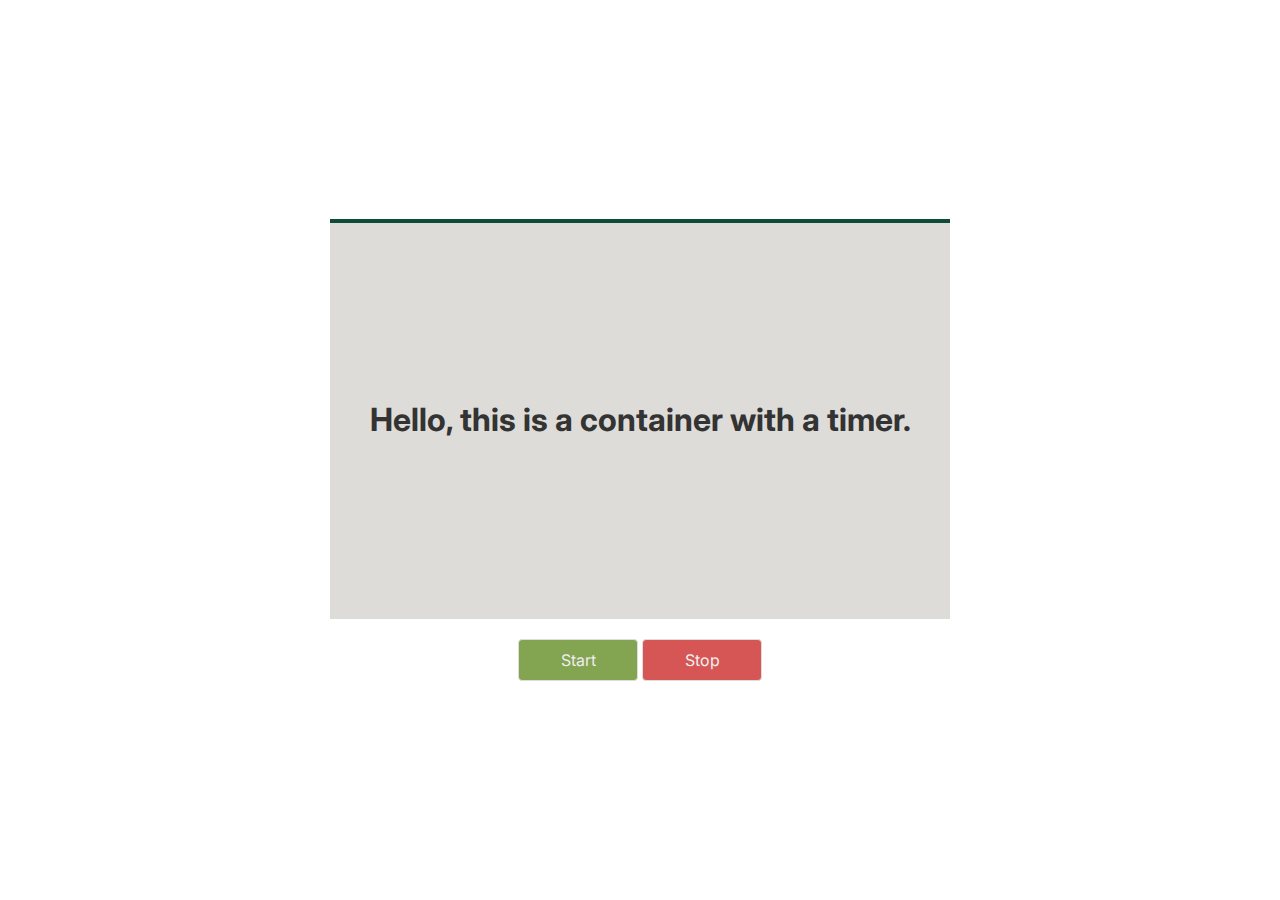
<file: index.html>
<!DOCTYPE html>
<html lang="en">
  <head>
    <meta charset="UTF-8" />
    <meta name="viewport" content="width=device-width, initial-scale=1.0" />
    <link rel="stylesheet" href="style.css" />
    <title>Timer</title>
  </head>
  <body>
    <div class="app">
      <div class="container">
        <div class="timer"></div>
        <div class="message">
          <h1>Hello, this is a container with a timer.</h1>
        </div>
      </div>
      <div class="controls">
        <button id="start">Start</button>
        <button id="stop">Stop</button>
      </div>
    </div>

    <script src="script.js"></script>
  </body>
</html>
</file>
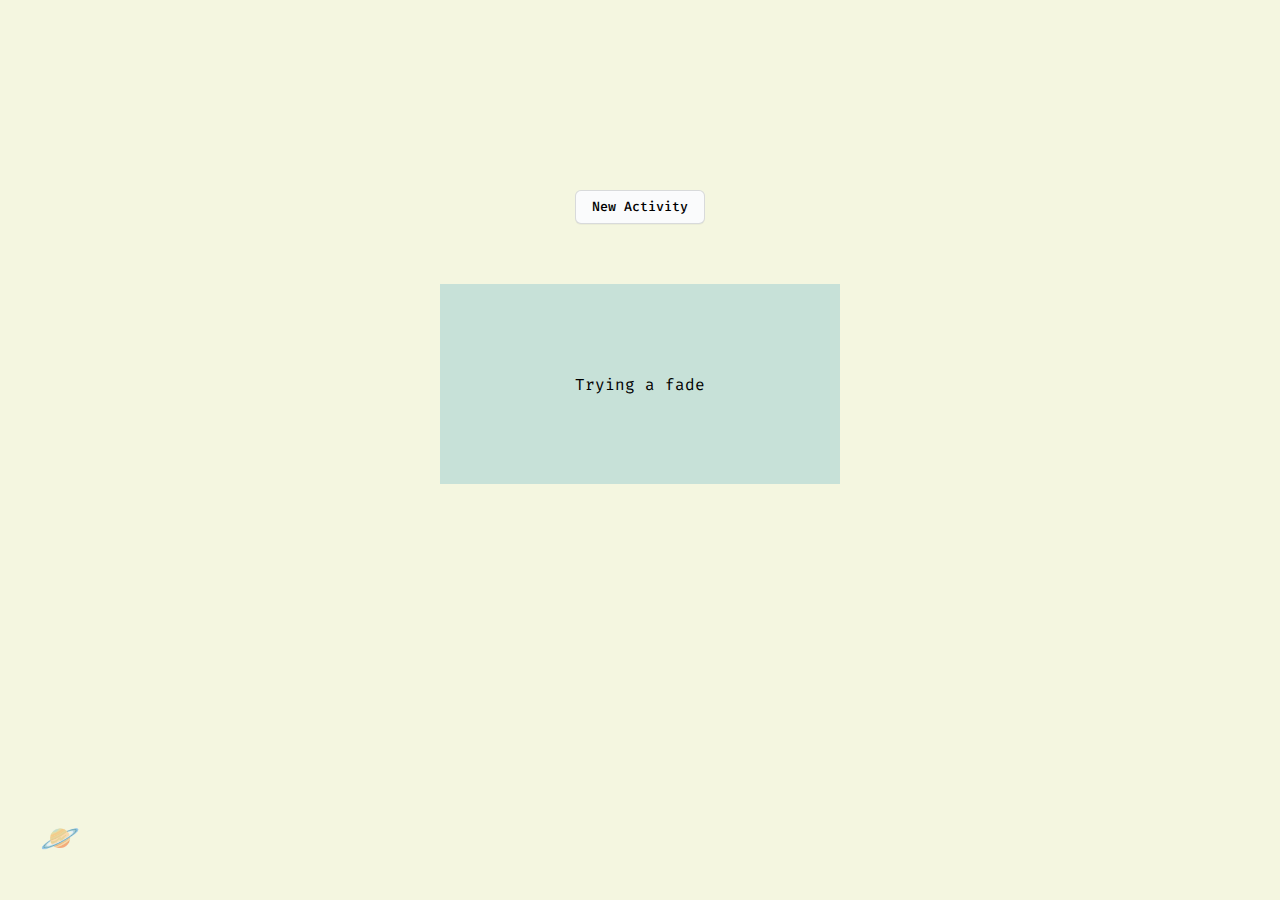
<file: bored_api/index.html>
<!DOCTYPE html>
<html lang="en">
  <head>
    <meta charset="UTF-8" />
    <meta name="viewport" content="width=device-width, initial-scale=1.0" />
    
    <link rel="stylesheet" href="style.css" />
    <link rel="stylesheet" href="../assets/css/theme.css" />


    <title>Study</title>
  </head>
  <body>
    <div class="container">
      <div class="text-display">
        <p id="activity"></p>
      </div>
      <button type="button" id="btn">New Activity</button>
      <div class="fade">
        <p>
        Trying a fade</div>

        </p>
    </div>
    <div class="corner">
        <h1><a href="../">🪐</a></h1>
    </div>
  </body>
  <script
  type="text/javascript"
  src="../assets/js/jquery-3.6.0.min.js"
  ></script>
  <script
  type="text/javascript"
  src="../assets/js/jquery-migrate-3.3.2.min.js"
  ></script>
  <script type="text/javascript" src="script.js"></script>
</html>
</file>
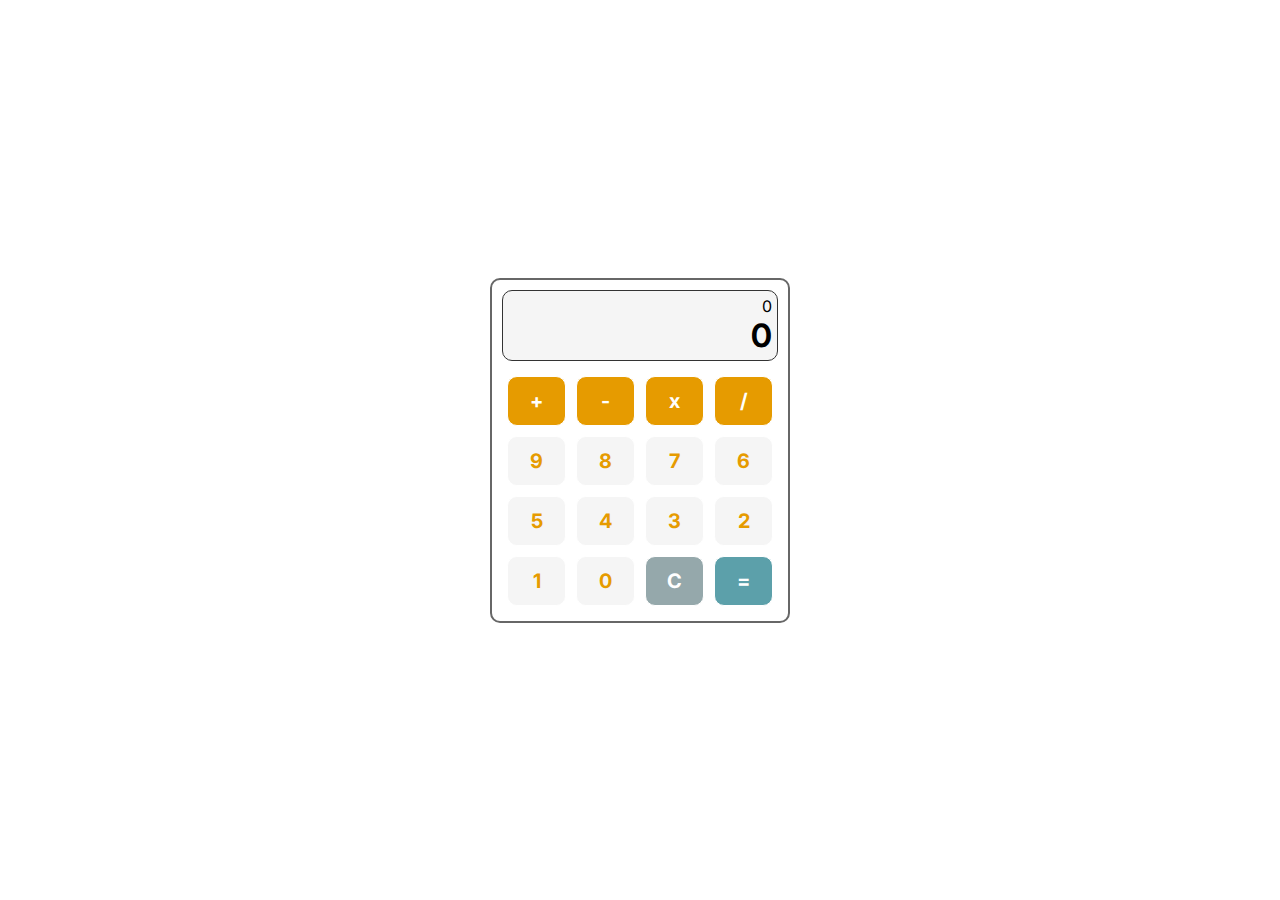
<file: calculator/index.html>
<!DOCTYPE html>
<html lang="en">
<head>
    <meta charset="UTF-8">
    <meta http-equiv="X-UA-Compatible" content="IE=edge">
    <meta name="viewport" content="width=device-width, initial-scale=1.0">
    <title>Calculator</title>
    <link rel="stylesheet" href="style.css">
</head>
<body>
    <div class="calculator">
        <div class="screen-row">
            <div class="screen-text">
                <p id="equation">0</p>
            </div>
            <div class="screen-text">
                <h1 id="answer">0</h1>
            </div>
        </div>
        <div class="ops-row" id="row-0">
            <button>
                    <h4 id="add">+</h4>
            </button>
            <button>
                <h4 id="subtract">-</h4>
            </button>
            <button>
                <h4 id="multiply">x</h4>
            </button>
            <button>
                <h4 id="divide">/</h4>
            </button>
        </div>
        <div class="num-row"></div>
    </div>    
    <script src="app.js"></script>
</body>
</html>
</file>
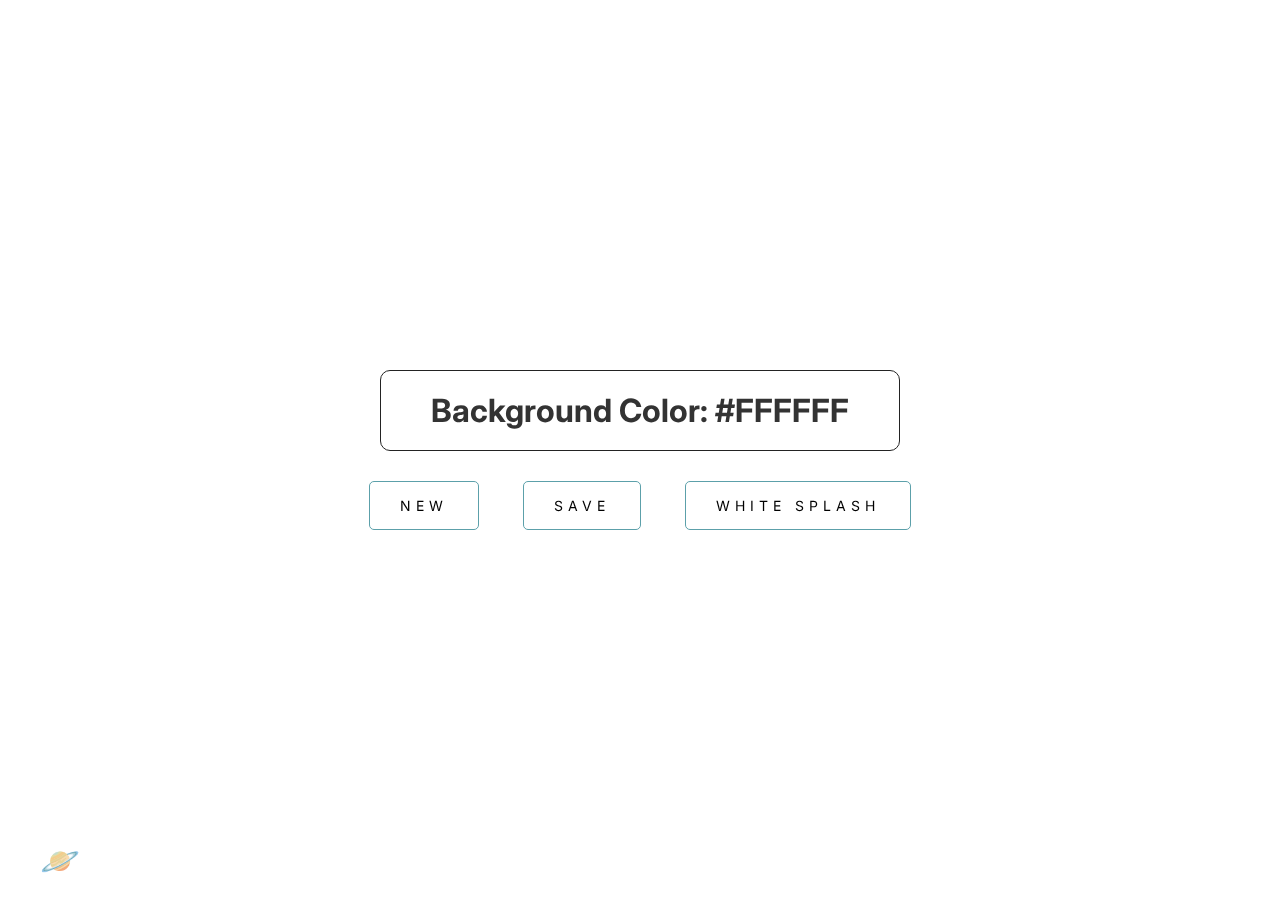
<file: color-flipper/index.html>
<!DOCTYPE html>
<html lang="en">
<head>
    <meta charset="UTF-8">
    <meta http-equiv="X-UA-Compatible" content="IE=edge">
    <meta name="viewport" content="width=device-width, initial-scale=1.0">
    <title>Color Wallet</title>
    <link rel="stylesheet" href="style.css">
</head>
<body>
    <div class="container">
        <h1>Background Color: <span id="hex-code">#FFFFFF</span></h1>
        <div class="inventory">
        </div>
        <div class="controls">
            <button id="color-flipper">NEW</button>
            <button id="color-saver">SAVE</button>
            <button id="background-reset">WHITE SPLASH</button>
        </div>
    </div>
    <div class="corner">
        <h1><a href="../">🪐</a></h1>
    </div>
    <script src="app.js"></script>
</body>
</html>
</file>
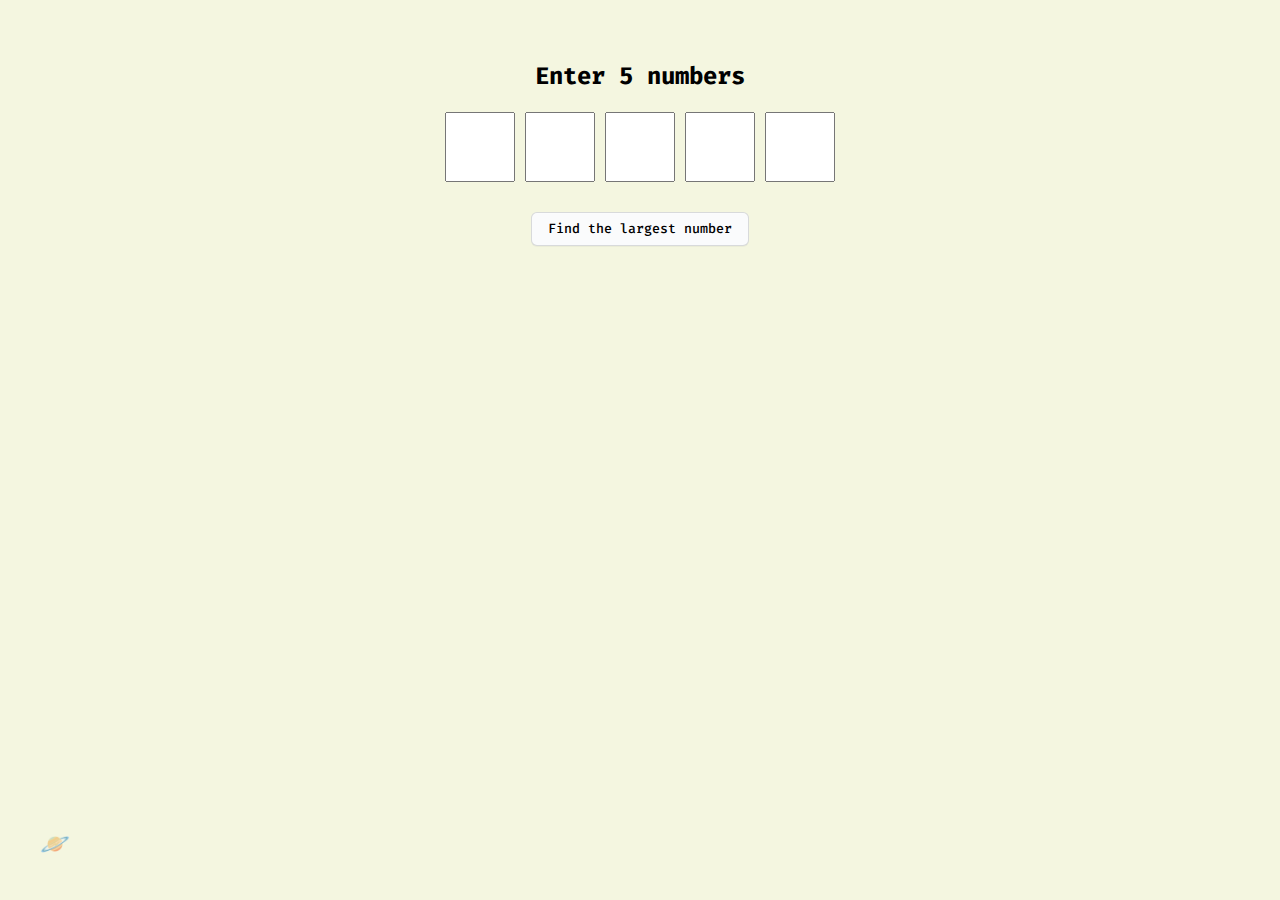
<file: largest_five/index.html>
<!DOCTYPE html>
<html lang="en">
  <head>
    <meta charset="UTF-8" />
    <meta name="viewport" content="width=device-width, initial-scale=1.0" />
    <title>Largest Int</title>
    <link rel="stylesheet" href="style.css" />
    <link rel="stylesheet" href="../assets/css/theme.css" />
  </head>
  <body>
    <div class="container">
      <h2>Enter 5 numbers</h2>
      <div class="num-boxes">
        <input type="text" id="numA" inputmode="numeric" />
        <input type="text" id="numB" inputmode="numeric" />
        <input type="text" id="numC" inputmode="numeric" />
        <input type="text" id="numD" inputmode="numeric" />
        <input type="text" id="numE" inputmode="numeric" />
      </div>
      <button type="button" id="btn">Find the largest number</button>
      <h1><span id="result"></span> is the largest number</h1>

      <div class="corner">
        <h2><a href="../">🪐</a></h2>
      </div>
    </div>
  </body>
  <script
    type="text/javascript"
    src="../assets/js/jquery-3.6.0.min.js"
  ></script>
  <script
    type="text/javascript"
    src="../assets/js/jquery-migrate-3.3.2.min.js"
  ></script>
  <script type="text/javascript" src="script.js"></script>
</html>
</file>
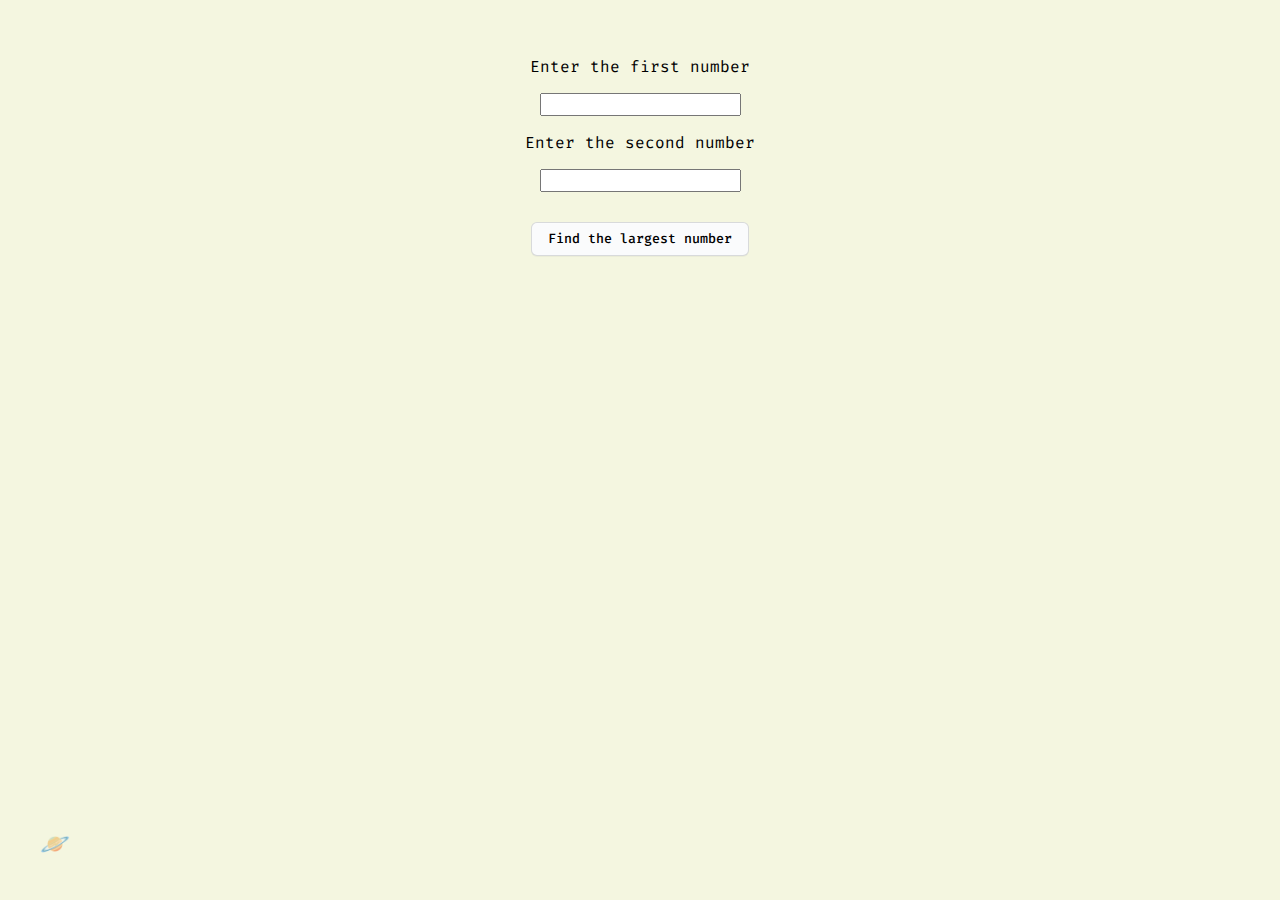
<file: largest_int/index.html>
<!DOCTYPE html>
<html lang="en">
  <head>
    <meta charset="UTF-8" />
    <meta name="viewport" content="width=device-width, initial-scale=1.0" />
    <title>Largest Int</title>
    <link rel="stylesheet" href="style.css" />
    <link rel="stylesheet" href="../assets/css/theme.css" />
  </head>
  <body>
    <div class="container">
      <div class="text-boxes">
        <p>Enter the first number</p>
        <input type="number" id="numA" />
        <p>Enter the second number</p>
        <input type="number" id="numB" />
      </div>
      <button type="button" id="btn">Find the largest number</button>
      <h1><span id="result"></span> is the largest number</h1>

      <div class="corner">
        <h2><a href="../">🪐</a></h2>
      </div>
    </div>
  </body>
  <script
    type="text/javascript"
    src="../assets/js/jquery-3.6.0.min.js"
  ></script>
  <script
    type="text/javascript"
    src="../assets/js/jquery-migrate-3.3.2.min.js"
  ></script>
  <script type="text/javascript" src="script.js"></script>
</html>
</file>
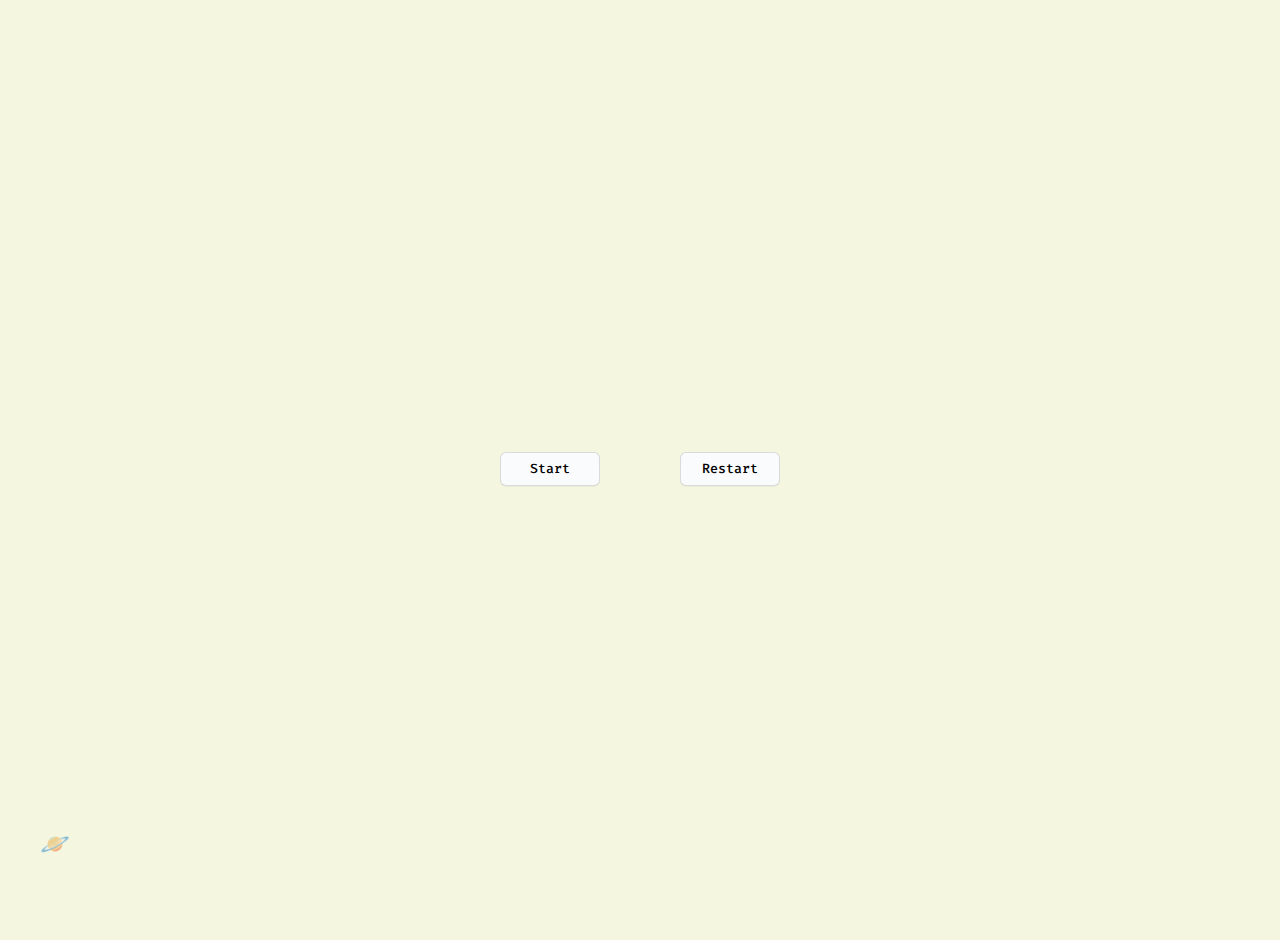
<file: parity/index.html>
<!DOCTYPE html>
<html lang="en">
  <head>
    <meta charset="UTF-8" />
    <meta name="viewport" content="width=device-width, initial-scale=1.0" />
    <title>Sign of Product of 3</title>
    <link rel="stylesheet" href="style.css" />
    <link rel="stylesheet" href="../assets/css/theme.css" />
  </head>
  <body>
    <div class="container">
      <div class="numrousell"></div>
      <div class="controls">
        <button type="button" id="btn">Start</button>
        <button type="button" id="restart">Restart</button>
      </div>
      <h1><span id="result"></span></h1>
      <div class="corner">
        <h2><a href="../">🪐</a></h2>
      </div>
    </div>
  </body>
  <script
    type="text/javascript"
    src="../assets/js/jquery-3.6.0.min.js"
  ></script>
  <script
    type="text/javascript"
    src="../assets/js/jquery-migrate-3.3.2.min.js"
  ></script>
  <script type="text/javascript" src="script.js"></script>
</html>
</file>
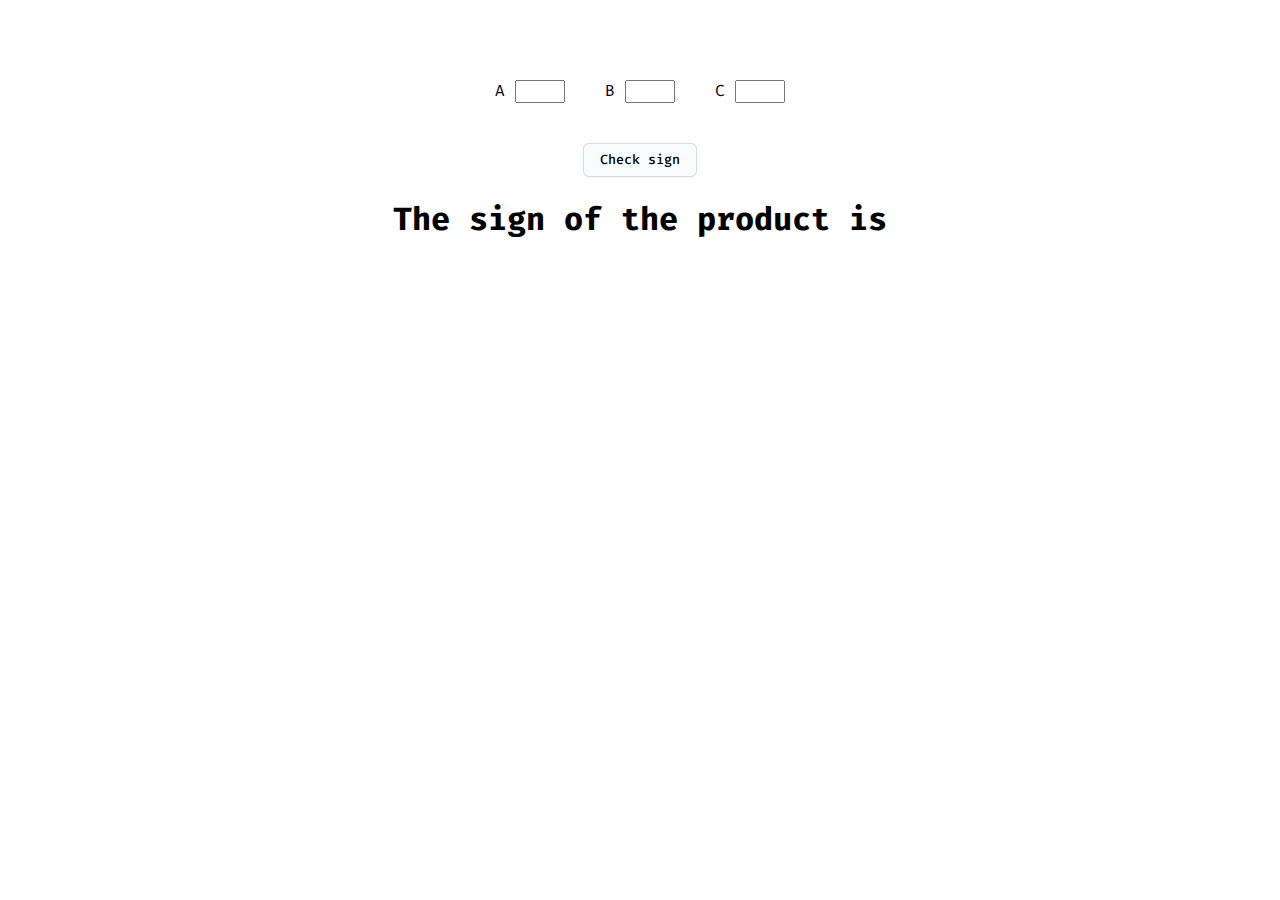
<file: prod_sign/index.html>
<!DOCTYPE html>
<html lang="en">
  <head>
    <meta charset="UTF-8" />
    <meta name="viewport" content="width=device-width, initial-scale=1.0" />
    <title>Sign of Product of 3</title>
    <link rel="stylesheet" href="style.css" />
  </head>
  <body>
    <div class="container">
      <div class="text-boxes">
        <div class="numA">
          <p>A</p>
          <input type="number" id="numA" />
        </div>
        <div class="numB">
          <p>B</p>
          <input type="number" id="numB" />
        </div>
        <div class="numC">
          <p>C</p>
          <input type="number" id="numC" />
        </div>
      </div>
      <button type="button" id="btn">Check sign</button>
      <h1>The sign of the product is <span id="result"></span></h1>
    </div>
    <script
      type="text/javascript"
      src="../assets/js/jquery-3.6.0.min.js"
    ></script>
    <script
      type="text/javascript"
      src="../assets/js/jquery-migrate-3.3.2.min.js"
    ></script>
    <script type="text/javascript" src="script.js"></script>
  </body>
</html>
</file>
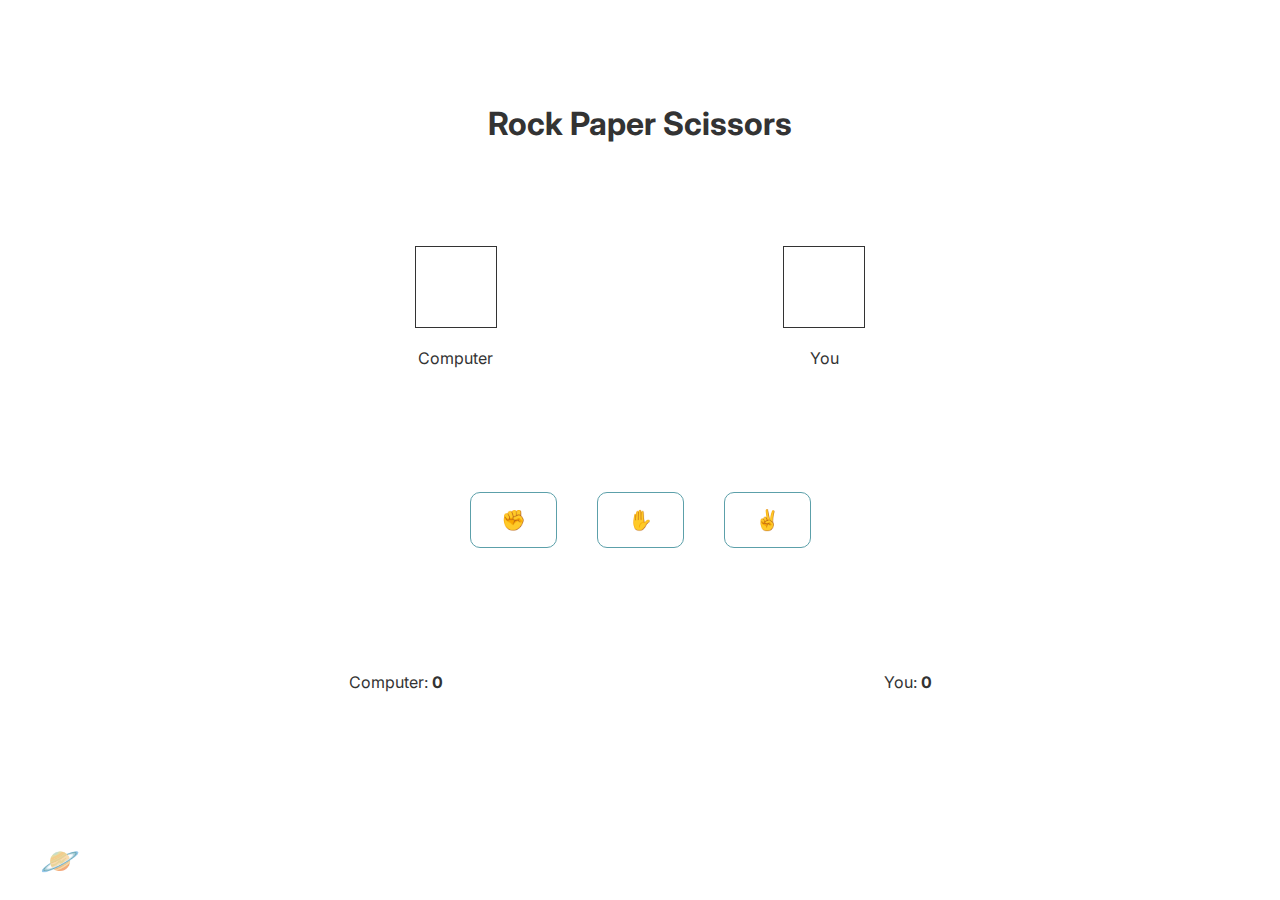
<file: rock-paper-scissors/index.html>
<!DOCTYPE html>
<html lang="en">
<head>
    <meta charset="UTF-8">
    <meta http-equiv="X-UA-Compatible" content="IE=edge">
    <meta name="viewport" content="width=device-width, initial-scale=1.0">
    <title>Play Rock Paper Scissors</title>
    <link rel="stylesheet" href="style.css">
</head>
<body>
    <div class="game">
        <div class="title">
            <h1>Rock Paper Scissors</h1>
        </div>
        <div class="content">
            <div class="card">
                <h2 id="computer-choice"></h2> 
                <span>Computer </span>
            </div>
            <div class="card">
                <h2 id="user-choice"></h2>
                <span> You</span>
            </div>
        </div>
       
        <div class="control">
            <button id="rock">✊</button>
            <button id="paper">✋</button>
            <button id="scissors">✌</button>
        </div>
        <div class="score-board">
            <div class="score">
                <p>Computer: <strong><span id="computer-score">0</span></strong> </p>
            </div>
            <div class="score">
                <p>You:<strong> <span id="user-score">0</span></strong></p>
            </div>
        </div>
        <div class="result">
            <h2 id="result-display"></h2> 
       </div>
    </div>
    <div class="corner">
        <h1><a href="../">🪐</a></h1>
    </div>
    <script src="app.js"></script>
</body>
</html>
</file>
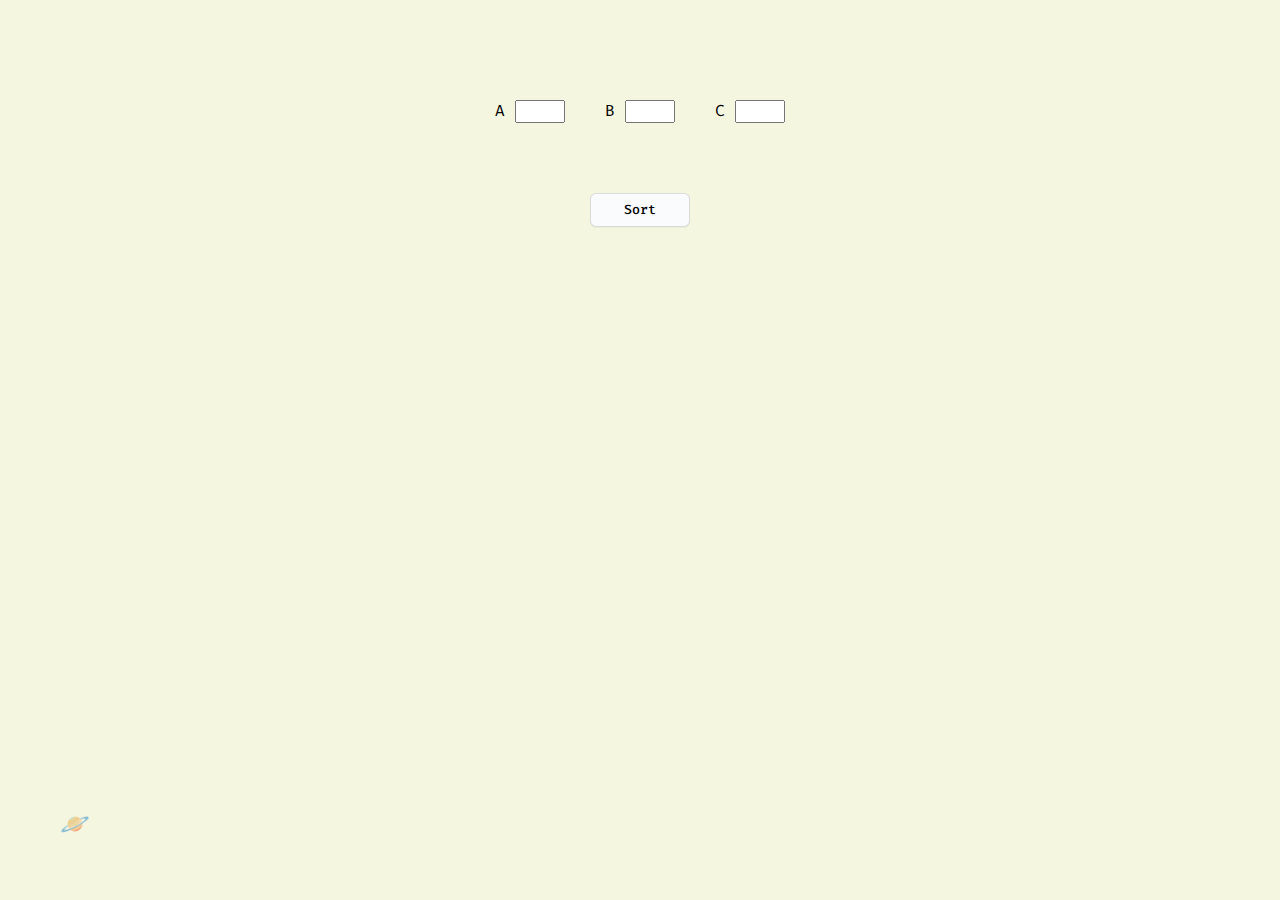
<file: sort_three/index.html>
<!DOCTYPE html>
<html lang="en">
  <head>
    <meta charset="UTF-8" />
    <meta name="viewport" content="width=device-width, initial-scale=1.0" />
    <title>Sign of Product of 3</title>
    <link rel="stylesheet" href="style.css" />
    <link rel="stylesheet" href="../assets/css/theme.css" />
  </head>
  <body>
    <div class="container">
      <div class="text-boxes">
        <div class="numA">
          <p>A</p>
          <input type="number" id="numA" />
        </div>
        <div class="numB">
          <p>B</p>
          <input type="number" id="numB" />
        </div>
        <div class="numC">
          <p>C</p>
          <input type="number" id="numC" />
        </div>
      </div>
      <button type="button" id="btn">Sort</button>
      <h1><span id="result"></span></h1>
      <div class="corner">
        <h2><a href="../">🪐</a></h2>
      </div>
    </div>
  </body>
  <script
    type="text/javascript"
    src="../assets/js/jquery-3.6.0.min.js"
  ></script>
  <script
    type="text/javascript"
    src="../assets/js/jquery-migrate-3.3.2.min.js"
  ></script>
  <script type="text/javascript" src="script.js"></script>
</html>
</file>
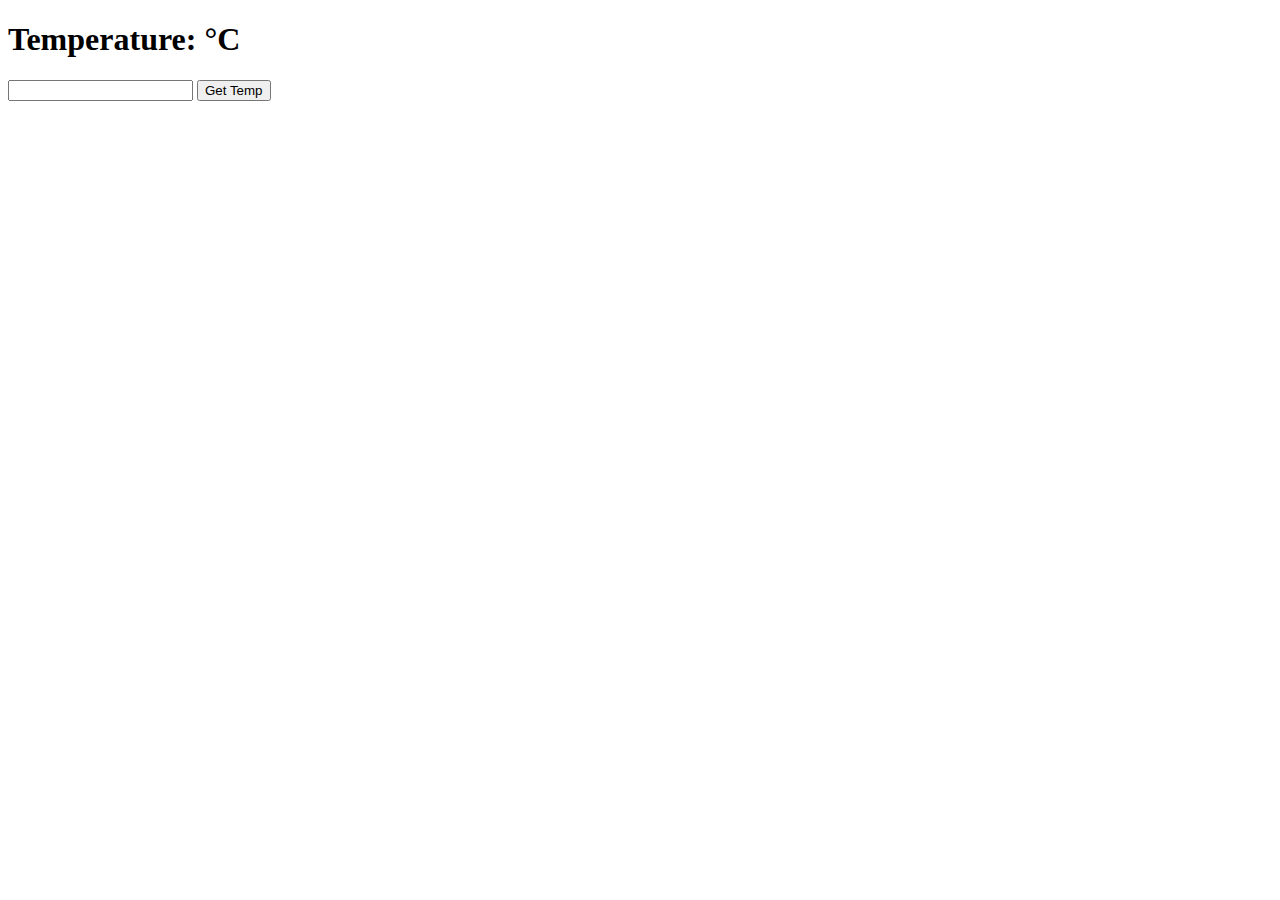
<file: weather/index.html>
<!DOCTYPE html>
<html lang="en">
<head>
    <meta charset="UTF-8">
    <meta http-equiv="X-UA-Compatible" content="IE=edge">
    <meta name="viewport" content="width=device-width, initial-scale=1.0">
    <title>Weather App</title>
</head>
<body>
    <h1>Temperature: <span id="temperature"></span> &deg;C</h1>
    <input type="text" id="city">
    <button type="button" onClick="displayTemperature();">Get Temp</button>
    <script src="app.js"></script>

</body>
</html>
</file>
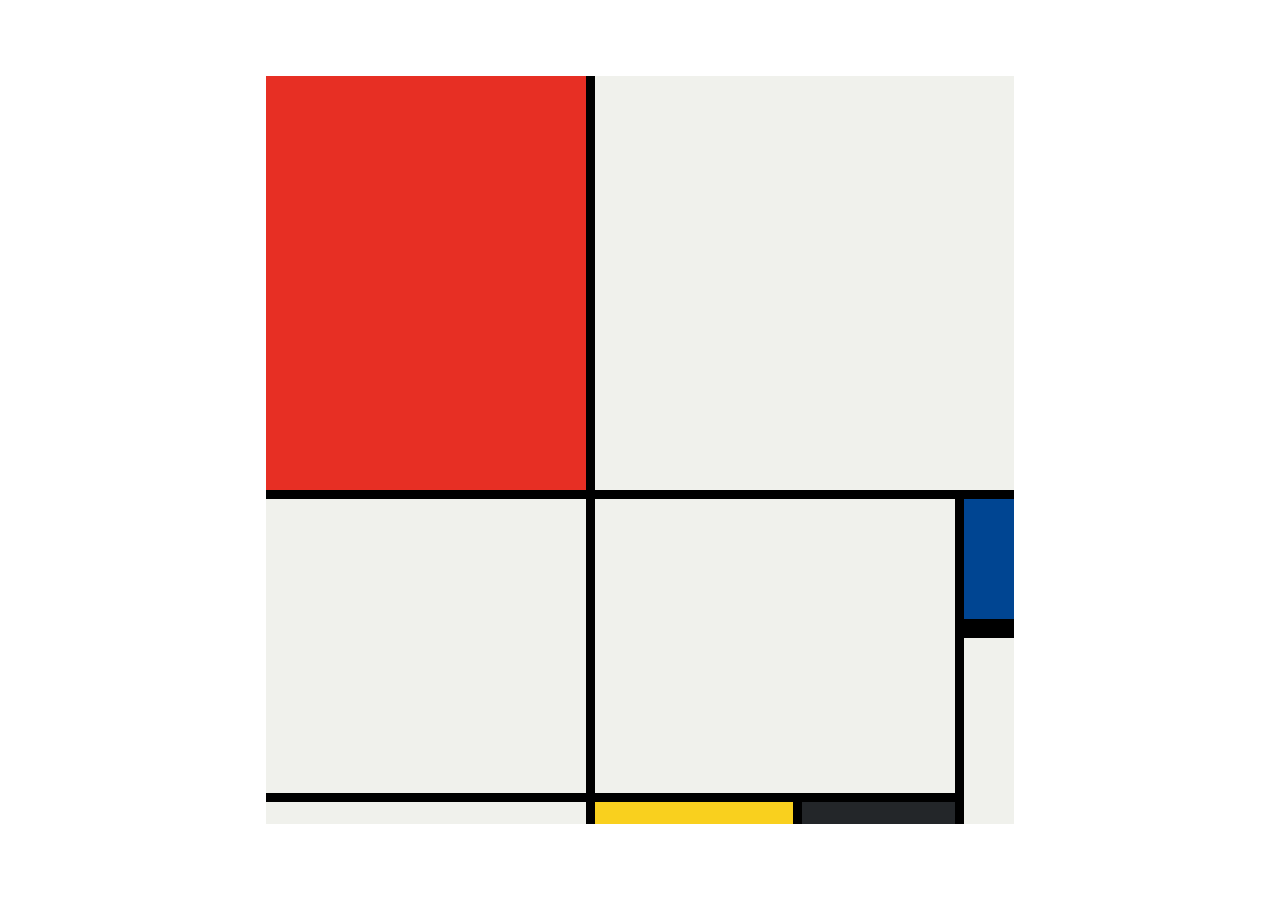
<file: solution.html>
<!DOCTYPE html>
<html lang="en">

<head>
  <meta charset="UTF-8">
  <meta name="viewport" content="width=device-width, initial-scale=1.0">
  <title>Mondrian Project</title>
  <style>
    /* 
    Write your CSS here 
    Line Colour: #000
    White: #F0F1EC
    Red: #E72F24
    Black: #232629
    Blue: #004592
    Yellow: #F9D01E
    */
    body {
      display: flex;
      justify-content: center;
      align-items: center;
      height: 100vh;
      margin: 0;
      padding: 0;
    }

    .container {
      height: 748px;
      width: 748px;
      display: grid;
      background-color: #000;
      grid-template-columns: 320px 198px 153px 50px;
      grid-template-rows: 414px 130px 155px 22px;
      gap: 9px;
    }

    .item {
      background-color: #F0F1EC;
    }

    .red {
      background-color: #E72F24;
    }

    .white1 {
      grid-column: span 3;
    }

    .white2 {
      grid-row: span 2;
    }

    .white3 {
      grid-area: 2 / 2 / 4 /4
    }

    .blue {
      background-color: #004592;
      border-bottom: 10px solid #000;
    }

    .white4 {
      grid-row: span 2;
    }

    .yellow {
      background-color: #F9D01E;
    }

    .black {
      background-color: #232629;
    }
  </style>
</head>

<body>
  <!-- Write your HTML here -->

  <div class="container">
    <div class="item red"></div>
    <div class="item white1"></div>
    <div class="item white2"></div>
    <div class="item white3"></div>

    <div class="item blue"></div>
    <div class="item white4"></div>

    <div class="item"></div>
    <div class="item yellow"></div>
    <div class="item black"></div>
  </div>
</body>

</html>
</file>
<file: style.css>
@import url("https://fonts.googleapis.com/css2?family=Inter:ital,opsz,wght@0,14..32,100..900;1,14..32,100..900&display=swap");

* {
  box-sizing: border-box;
}

body {
  font-family: "Inter", sans-serif;
  color: #333;
  margin: 0;
  display: flex;
  justify-content: center;
  align-items: center;
  height: 100vh;
  overflow: hidden;
}
.app {
  display: flex;
  flex-direction: column;
  align-items: center;
  justify-content: center;
  width: 90vw;
  gap: 20px;
}

.container {
  position: relative;
  width: 620px;
  height: 400px;
  display: flex;
  justify-content: center;
  align-items: center;

  background-color: rgb(222, 220, 217);
  text-align: center;
}

.timer {
  position: absolute;
  top: 0;
  left: 0;
  width: 100%;
  height: 4px;
  background-color: rgb(15, 76, 56);
  transition: width 1s linear;
}

.controls button {
  width: 120px;
  padding: 10px;
  border-radius: 4px;
  font-size: inherit;
  font-family: inherit;
  color: #eee;
  background-color: rgb(214, 86, 86);
  border: 1px solid #ddd;
  cursor: pointer;
}
.controls button:first-child {
  background-color: rgb(131, 164, 81);
}
.controls button:hover {
  opacity: 0.8;
}
</file>
<file: bored_api/style.css>
@import url("https://fonts.googleapis.com/css2?family=Fira+Code:wght@300..700&display=swap");

* {
  font-family: "Fira Code", serif;
}

html,
body {
  padding: 0;
  margin: 0;
  box-sizing: border-box;
  height: 100%;
  background-color: rgb(244, 246, 224);
}

.container {
  display: flex;
  flex-direction: column;
  justify-content: center;
  align-items: center;
  padding: 20px;
}

.text-display {
  min-height: 100px;
  min-width: 80%;
}

#btn {
  font-weight: 500;
  line-height: 20px;
  padding: 6px 16px;
  border-radius: 6px;
  background-color: #fafbfc;
  border: 1px solid rgba(27, 31, 35, 0.15);
  box-shadow: rgba(27, 31, 35, 0.04) 0 1px 0,
    rgba(255, 255, 255, 0.25) 0 1px 0 inset;
}

#btn:hover {
  background-color: #f3f4f6;
  text-decoration: none;
  transition-duration: 0.1s;
}

#activity {
  padding: 10px;
  text-align: center;
}

.fade {
  margin: 30px;
  background-color: rgb(199, 225, 216);
  width: 400px;
  height: 200px;
  display: flex;
  justify-content: center;
  align-items: center;
}
</file>
<file: assets/css/theme.css>
@import url("https://fonts.googleapis.com/css2?family=Fira+Code:wght@300..700&display=swap");

* {
  box-sizing: border-box;
  font-family: "Fira Code", serif;
}

html,
body {
  height: 100%;
  padding: 20px;
  margin: 0;
  background-color: rgb(244, 246, 224);
}

.corner {
  position: fixed;
  bottom: 20px;
  left: 40px;
}
.corner a {
  text-decoration: none;
}

#btn,
#restart {
  min-width: 100px;
  margin: 30px;
  font-weight: 500;
  line-height: 20px;
  padding: 6px 16px;
  border-radius: 6px;
  background-color: #fafbfc;
  border: 1px solid rgba(27, 31, 35, 0.15);
  box-shadow: rgba(27, 31, 35, 0.04) 0 1px 0,
    rgba(255, 255, 255, 0.25) 0 1px 0 inset;
}

#btn:hover {
  background-color: #f3f4f6;
  text-decoration: none;
  transition-duration: 0.1s;
}
</file>
<file: calculator/style.css>
@import url('https://fonts.googleapis.com/css2?family=Inter:wght@400;700&display=swap');
* {
    box-sizing: border-box;
    margin: 0;
    padding: 0;
    font-family: 'Inter', serif;
}

body {
    display: flex;
    align-items: center;
    justify-content: center;
    height: 100vh;
}

.calculator {
    display: flex;
    width: 300px;
    height: auto;
    justify-content: center;
    flex-direction: column;
    border: 2px solid #676767;
    border-radius: 10px;
}

.screen-row {
    flex: 1;
    width: auto;
    margin: 10px;
    padding: 5px;
    border: 1px solid #333;
    background-color: #f5f5f5;
    text-align: right;
    border-radius: 10px;
    height: 100px;
    overflow: auto;
}

.ops-row,
.row {
    flex: 1;
    display: flex;
    align-items: center;
    justify-content: center;
    margin: 0 10px;
}

button {
    display: flex;
    align-items: center;
    justify-content: center;
    text-align: center;
    height: 50px;
    width: 150px;
    padding: 5px;
    margin: 5px;
    border: 1px solid #fff;
    background-color: #f5f5f5;
    border-radius: 10px;
    cursor: pointer;
    font-size: 20px;

}

#row-0 button {
    background-color: #e69b00;
    color: #fff;
}

#row-3 {
    margin-bottom: 10px;
}

#erase {
    background-color: #395b6188;
    color: #fff;

}
#equals {
    background-color: #5ca0aa;
    color: #fff;

}

.num-row .row button {
    color: #e69b00;
}

.corner {
    position: fixed;
    bottom: 20px;
    left: 40px;

}
.corner a {
    text-decoration: none;
}
</file>
<file: color-flipper/style.css>
@import url('https://fonts.googleapis.com/css2?family=Inter:wght@400;700&display=swap');
* {
    box-sizing: border-box;
    margin: 0;
    padding: 0;
    font-family: 'Inter', serif;    
}

.container {
    width: 100%;
    height: 100vh;
    display: flex;
    justify-content: center;
    align-items: center;
    flex-direction: column;
    color: #333;
    padding: 0 20px;
}

.container h1,
.container .controls button {
    background-color: rgba(256, 256, 256, 0.4);
    -webkit-backdrop-filter: blur(5.5px);
    backdrop-filter: blur(5.5px);
}

.container h1 {
    border: 1px solid #232323;
    border-radius: 10px;
    padding: 20px 50px;
    
}
.container .controls {
    margin-top: 10px;
}
.container .controls button {
    padding: 15px 30px;
    border: 1px solid #5ca0aa;
    border-radius: 5px;
    margin: 0 20px;
    cursor: pointer;
    font-size: 14px; 
    letter-spacing: 5px;
}
.container button:hover {
    background-color: #fff;
}

.inventory {
    display: flex;
    max-width: 500px;
    justify-content: center;
    align-items: center;
    flex-wrap: wrap;
    margin: 10px;
    
 
}

.square {
    margin: 10px 20px;
    border: 1px solid #333;
    padding: 15px 20px;
    font-size: 1.5em;
    border-radius: 5px;
}

.corner {
    position: fixed;
    bottom: 20px;
    left: 40px;

}
.corner a {
    text-decoration: none;
}


@media only screen and (max-width: 768px) {
    .container h1 {
        font-size: 1.2em;
        padding: 20px 30px;

    }
    .container .controls {
      display: flex;
      align-items: center;
      justify-content: center;
      flex-wrap: wrap;
      max-width: 280px;
    }

    .container .controls button {
        margin: 0px 15px 15px 15px;
       
        font-size: 12px;
        padding: 10px 15px;
    }
  }
</file>
<file: largest_five/style.css>
.container {
  display: flex;
  align-items: center;
  justify-content: center;
  flex-direction: column;
}
.num-boxes {
  display: flex;
  align-items: center;
  justify-items: center;
  gap: 10px;
}
.num-boxes input {
  width: 70px;
  height: 70px;
  text-align: center;
  font-size: 24px;
}
</file>
<file: largest_int/style.css>
@import url("https://fonts.googleapis.com/css2?family=Fira+Code:wght@300..700&display=swap");

* {
  box-sizing: border-box;
  font-family: "Fira Code", serif;
}

html {
  padding: 0;
  margin: 0;
}
.container,
.text-boxes {
  display: flex;
  align-items: center;
  justify-content: center;
  flex-direction: column;
}

#btn {
  margin: 30px;
  font-weight: 500;
  line-height: 20px;
  padding: 6px 16px;
  border-radius: 6px;
  background-color: #fafbfc;
  border: 1px solid rgba(27, 31, 35, 0.15);
  box-shadow: rgba(27, 31, 35, 0.04) 0 1px 0,
    rgba(255, 255, 255, 0.25) 0 1px 0 inset;
}

#btn:hover {
  background-color: #f3f4f6;
  text-decoration: none;
  transition-duration: 0.1s;
}
</file>
<file: parity/style.css>
.container {
  height: 100vh;
  display: flex;
  align-items: center;
  justify-content: center;
  flex-direction: column;
}

.numrousell,
.controls {
  display: flex;
  align-items: center;
  justify-content: center;
  text-align: center;
  gap: 20px;
}

.digit {
  display: flex;
  flex-direction: column;
}
.digit > h2 {
  font-size: 64px;
}

.digit > p {
  font-size: 16px;
}
</file>
<file: prod_sign/style.css>
@import url("https://fonts.googleapis.com/css2?family=Fira+Code:wght@300..700&display=swap");

* {
  box-sizing: border-box;
  font-family: "Fira Code", serif;
}

html {
  padding: 20px;
  margin: 0;
}
.container,
.text-boxes {
  display: flex;
  align-items: center;
  justify-content: center;
  flex-direction: column;
}

p {
  display: inline;
}

div {
  margin: 20px;
}

input {
  width: 50px;
}
#btn {
  font-weight: 500;
  line-height: 20px;
  padding: 6px 16px;
  border-radius: 6px;
  background-color: #fafbfc;
  border: 1px solid rgba(27, 31, 35, 0.15);
  box-shadow: rgba(27, 31, 35, 0.04) 0 1px 0,
    rgba(255, 255, 255, 0.25) 0 1px 0 inset;
}

#btn:hover {
  background-color: #f3f4f6;
  text-decoration: none;
  transition-duration: 0.1s;
}

.text-boxes {
  display: flex;
  flex-direction: row;
  justify-content: space-around;
}
</file>
<file: rock-paper-scissors/style.css>
@import url('https://fonts.googleapis.com/css2?family=Inter:wght@400;700&display=swap');
* {
    font-family: 'Inter', 'serif';
    margin: 0;
    padding: 0;
    box-sizing: border-box;
    color: #333;
}

.game {
    display: flex;
    flex-direction: column;
    justify-content: space-evenly;
    align-items: center;    
    height:100vh;
    max-width: 100%;
}

.content {
    width: 80%;
    display: flex;
    justify-content: space-evenly;
    text-align: center;
}

.card {
    height: auto;
    display: flex;
    flex-direction: column;
    justify-content: center;
}

.card h2 {
    padding: 40px;
    margin-bottom: 20px;
    border: 1px solid #333;
}

.control {
    display: flex;
    
}
.control button {
    background-color: white;
    padding: 15px 30px;
    border: 1px solid #5ca0aa;
    border-radius: 10px;
    margin: 20px;
    cursor: pointer;
    font-size: 20px; 
    color: #333   

}

.control button:hover {
    background-color: #5ca0aa;
    color: #fff;
}

.result {
    border-bottom: 1px solid #333;
    text-align: center;
}

.score-board {
    width: 80%;
    display: flex;
    justify-content: space-around;
    align-items: center;
}

.score {
    height: auto;
    display: flex;
    flex-direction: column;
    justify-content: center;
}
.corner {
    position: fixed;
    bottom: 20px;
    left: 40px;

}
.corner a {
    text-decoration: none;
}

@media screen and (max-width: 737px) {
    .result {
        max-width: 75%;
        height: auto;
        padding-bottom: 10px;
    }
}
</file>
<file: sort_three/style.css>
.container,
.text-boxes {
  display: flex;
  align-items: center;
  justify-content: center;
  flex-direction: column;
}

p {
  display: inline;
}

div {
  margin: 20px;
}

input {
  width: 50px;
}

.text-boxes {
  display: flex;
  flex-direction: row;
  justify-content: space-around;
}
</file>
